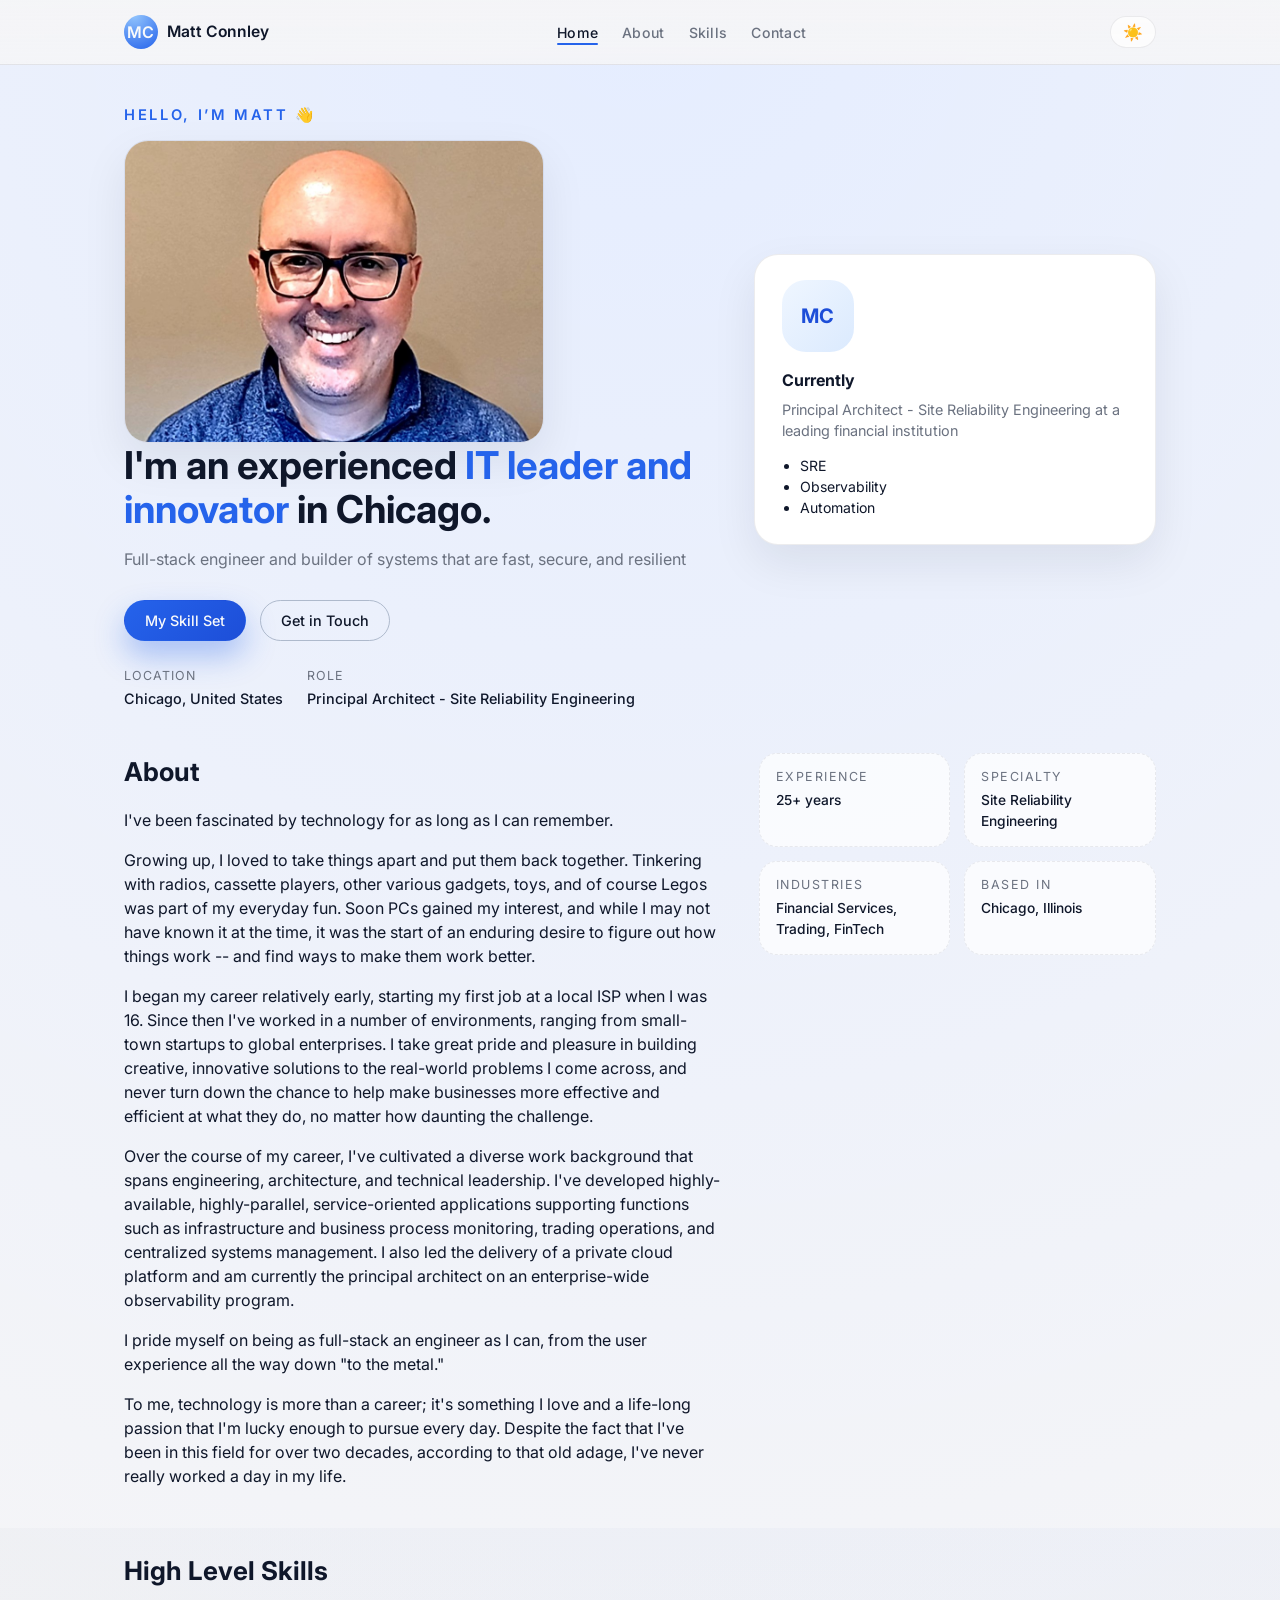
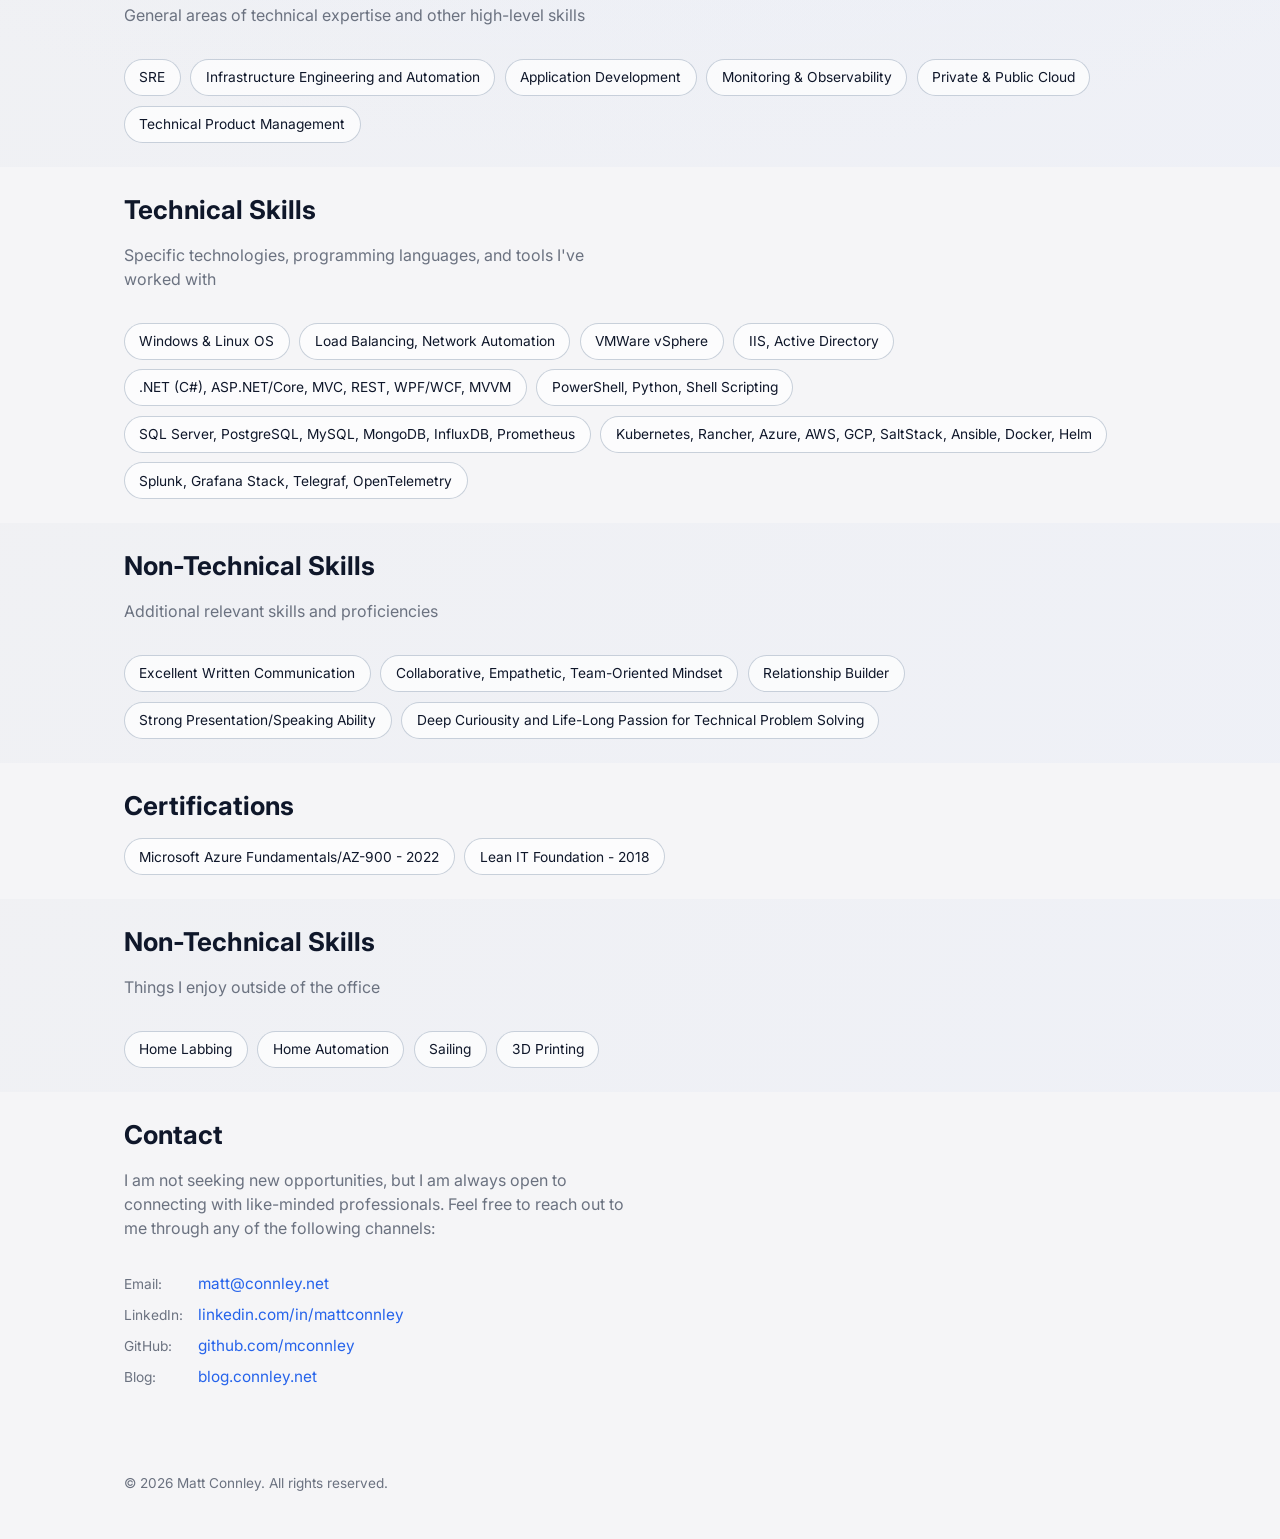
<file: public/index.html>
<!DOCTYPE html>
<html lang="en">
<head>
  <meta charset="UTF-8" />
  <meta name="viewport" content="width=device-width, initial-scale=1" />
  <title>Matt Connley • Personal Landing Page</title>
  <meta name="description" content="Personal landing page for Matt Connley" />

  <!-- Google Font -->
  <link rel="preconnect" href="https://fonts.googleapis.com" />
  <link rel="preconnect" href="https://fonts.gstatic.com" crossorigin />
  <link href="https://fonts.googleapis.com/css2?family=Inter:wght@300;400;500;600;700&display=swap" rel="stylesheet" />

  <link rel="stylesheet" href="styles.css" />
</head>
<body>
  <header class="site-header">
    <div class="container header-inner">
      <div class="logo">
        <span class="logo-mark">MC</span>
        <span class="logo-text">Matt Connley</span>
      </div>

      <nav class="main-nav" id="mainNav">
        <button class="nav-toggle" id="navToggle" aria-label="Toggle navigation">
          <span></span>
          <span></span>
        </button>
        <ul class="nav-links">
          <li><a href="#hero" class="nav-link active">Home</a></li>
          <li><a href="#about" class="nav-link">About</a></li>
          <li><a href="#skills" class="nav-link">Skills</a></li>
          <li><a href="#contact" class="nav-link">Contact</a></li>
        </ul>
      </nav>

      <button class="theme-toggle" id="themeToggle" aria-label="Toggle dark mode">
        <span class="theme-icon">☀️</span>
      </button>
    </div>
  </header>

  <main>
    <section id="hero" class="section hero" highlightmenu="yes">
      <div class="container hero-inner">
        <div class="hero-text">
          <p class="hero-kicker">Hello, I’m Matt 👋</p>
          <div class="hero-image">
              <img src="profile-image.jpg" alt="Profile Photo" />
          </div>
          <h1 class="hero-title">
            I'm an experienced <span class="accent">IT leader and innovator</span> in Chicago.
          </h1>
          <p class="hero-subtitle">
            Full-stack engineer and builder of systems that are fast, secure, and resilient
          </p>
          <div class="hero-actions">
            <a href="#hlskills" class="btn primary">My Skill Set</a>
            <a href="#contact" class="btn secondary">Get in Touch</a>
            <!-- <a href="files/matthew-connley-resume.pdf" class="btn secondary" download target="_blank" rel="noopener">Download Résumé</a> -->
          </div>
          <div class="hero-meta">
            <div class="meta-item">
              <span class="meta-label">Location</span>
              <span class="meta-value">Chicago, United States</span>
            </div>
            <div class="meta-item">
              <span class="meta-label">Role</span>
              <span class="meta-value">Principal Architect - Site Reliability Engineering</span>
            </div>
          </div>
        </div>

        <div class="hero-card">
          <div class="avatar-placeholder">
            <span>MC</span>
          </div>
          <div class="hero-card-body">
            <h2>Currently</h2>
            <p>
              Principal Architect - Site Reliability Engineering at a leading financial institution
            </p>
            <ul class="hero-card-list">
              <li>SRE</li>
              <li>Observability</li>
              <li>Automation</li>
            </ul>
          </div>
        </div>
      </div>
    </section>
    <!-- About -->
    <section id="about" class="section" highlightmenu="yes">
      <div class="container two-col">
        <div>
          <h2 class="section-title">About</h2>
          <p>I've been fascinated by technology for as long as I can remember.</p>
          <p>Growing up, I loved to take things apart and put them back together. Tinkering with radios, cassette players, other various gadgets, toys, and of course Legos was part of my everyday fun. Soon PCs gained my interest, and while I may not have known it at the time, it was the start of an enduring desire to figure out how things work -- and find ways to make them work better.</p>
          <p>I began my career relatively early, starting my first job at a local ISP when I was 16. Since then I've worked in a number of environments, ranging from small-town startups to global enterprises. I take great pride and pleasure in building creative, innovative solutions to the real-world problems I come across, and never turn down the chance to help make businesses more effective and efficient at what they do, no matter how daunting the challenge.</p>
          <p>Over the course of my career, I've cultivated a diverse work background that spans engineering, architecture, and technical leadership. I've developed highly-available, highly-parallel, service-oriented applications supporting functions such as infrastructure and business process monitoring, trading operations, and centralized systems management. I also led the delivery of a private cloud platform and am currently the principal architect on an enterprise-wide observability program.</p>
          <p>I pride myself on being as full-stack an engineer as I can, from the user experience all the way down "to the metal."</p>
          <p> To me, technology is more than a career; it's something I love and a life-long passion that I'm lucky enough to pursue every day. Despite the fact that I've been in this field for over two decades, according to that old adage, I've never really worked a day in my life.</p>
        </div>
        <div class="info-grid">
          <div class="info-item">
            <span class="info-label">Experience</span>
            <span class="info-value">25+ years</span>
          </div>
          <div class="info-item">
            <span class="info-label">Specialty</span>
            <span class="info-value">Site Reliability Engineering</span>
          </div>
          <div class="info-item">
            <span class="info-label">Industries</span>
            <span class="info-value">Financial Services, Trading, FinTech</span>
          </div>
          <div class="info-item">
            <span class="info-label">Based in</span>
            <span class="info-value">Chicago, Illinois</span>
          </div>
        </div>
      </div>
    </section>
    <!-- Skills -->
    <section id="skills" highlightmenu="yes">
      <section id="hlskills" class="section section-alt">
        <div class="container">
          <h2 class="section-title">High Level Skills</h2>
          <p class="section-intro">
            General areas of technical expertise and other high-level skills
          </p>
          <div class="chips-grid">
            <span class="chip">SRE</span>
            <span class="chip">Infrastructure Engineering and Automation</span>
            <span class="chip">Application Development</span>
            <span class="chip">Monitoring & Observability</span>
            <span class="chip">Private & Public Cloud</span>
            <span class="chip">Technical Product Management</span>
          </div>
        </div>
      </section>
      <section id="techskills" class="section section">
        <div class="container">
          <h2 class="section-title">Technical Skills</h2>
          <p class="section-intro">
            Specific technologies, programming languages, and tools I've worked with
          </p>
          <div class="chips-grid">
            <span class="chip">Windows & Linux OS</span>
            <span class="chip">Load Balancing, Network Automation</span>
            <span class="chip">VMWare vSphere</span>
            <span class="chip">IIS, Active Directory</span>
            <span class="chip">.NET (C#), ASP.NET/Core, MVC, REST, WPF/WCF, MVVM</span>
            <span class="chip">PowerShell, Python, Shell Scripting</span>
            <span class="chip">SQL Server, PostgreSQL, MySQL, MongoDB, InfluxDB, Prometheus</span>
            <span class="chip">Kubernetes, Rancher, Azure, AWS, GCP, SaltStack, Ansible, Docker, Helm</span>
            <span class="chip">Splunk, Grafana Stack, Telegraf, OpenTelemetry</span>
          </div>
        </div>
      </section>
      <section id="ntskills" class="section section-alt">
        <div class="container">
          <h2 class="section-title">Non-Technical Skills</h2>
          <p class="section-intro">
            Additional relevant skills and proficiencies
          </p>
          <div class="chips-grid">
            <span class="chip">Excellent Written Communication</span>
            <span class="chip">Collaborative, Empathetic, Team-Oriented Mindset</span>
            <span class="chip">Relationship Builder</span>
            <span class="chip">Strong Presentation/Speaking Ability</span>
            <span class="chip">Deep Curiousity and Life-Long Passion for Technical Problem Solving</span>
          </div>
        </div>
      </section>
      <section id="certs" class="section section">
        <div class="container">
          <h2 class="section-title">Certifications</h2>
          <div class="chips-grid">
            <span class="chip">Microsoft Azure Fundamentals/AZ-900 - 2022</span>
            <span class="chip">Lean IT Foundation - 2018</span>
          </div>
        </div>
      </section>
      <section id="interests" class="section section-alt">
        <div class="container">
          <h2 class="section-title">Non-Technical Skills</h2>
          <p class="section-intro">
            Things I enjoy outside of the office
          </p>
          <div class="chips-grid">
            <span class="chip">Home Labbing</span>
            <span class="chip">Home Automation</span>
            <span class="chip">Sailing</span>
            <span class="chip">3D Printing</span>          
          </div>
        </div>
      </section>
    </section>

    <!-- Contact -->
    <section id="contact" class="section section" highlightmenu="yes">
      <div class="container contact-inner">
        <div>
          <h2 class="section-title">Contact</h2>
          <p class="section-intro">
            I am not seeking new opportunities, but I am always open to connecting with like-minded professionals. 
            Feel free to reach out to me through any of the following channels:
          </p>
          <ul class="contact-list">
            <li><span>Email:</span> <a href="mailto:matt@connley.net">matt@connley.net</a></li>
            <li><span>LinkedIn:</span> <a href="https://www.linkedin.com/in/mattconnley/" target="_blank" rel="noopener">linkedin.com/in/mattconnley</a></li>
            <li><span>GitHub:</span> <a href="https://www.github.com/mconnley/" target="_blank" rel="noopener">github.com/mconnley</a></li>
            <li><span>Blog:</span> <a href="https://blog.connley.net/" target="_blank" rel="noopener">blog.connley.net</a></li>
          </ul>
        </div>
      </div>
    </section>
  </main>

  <footer class="site-footer">
    <div class="container footer-inner">
      <p>© <span id="year"></span> Matt Connley. All rights reserved.</p>
    </div>
  </footer>

  <script src="script.js"></script>
</body>
</html>
</file>
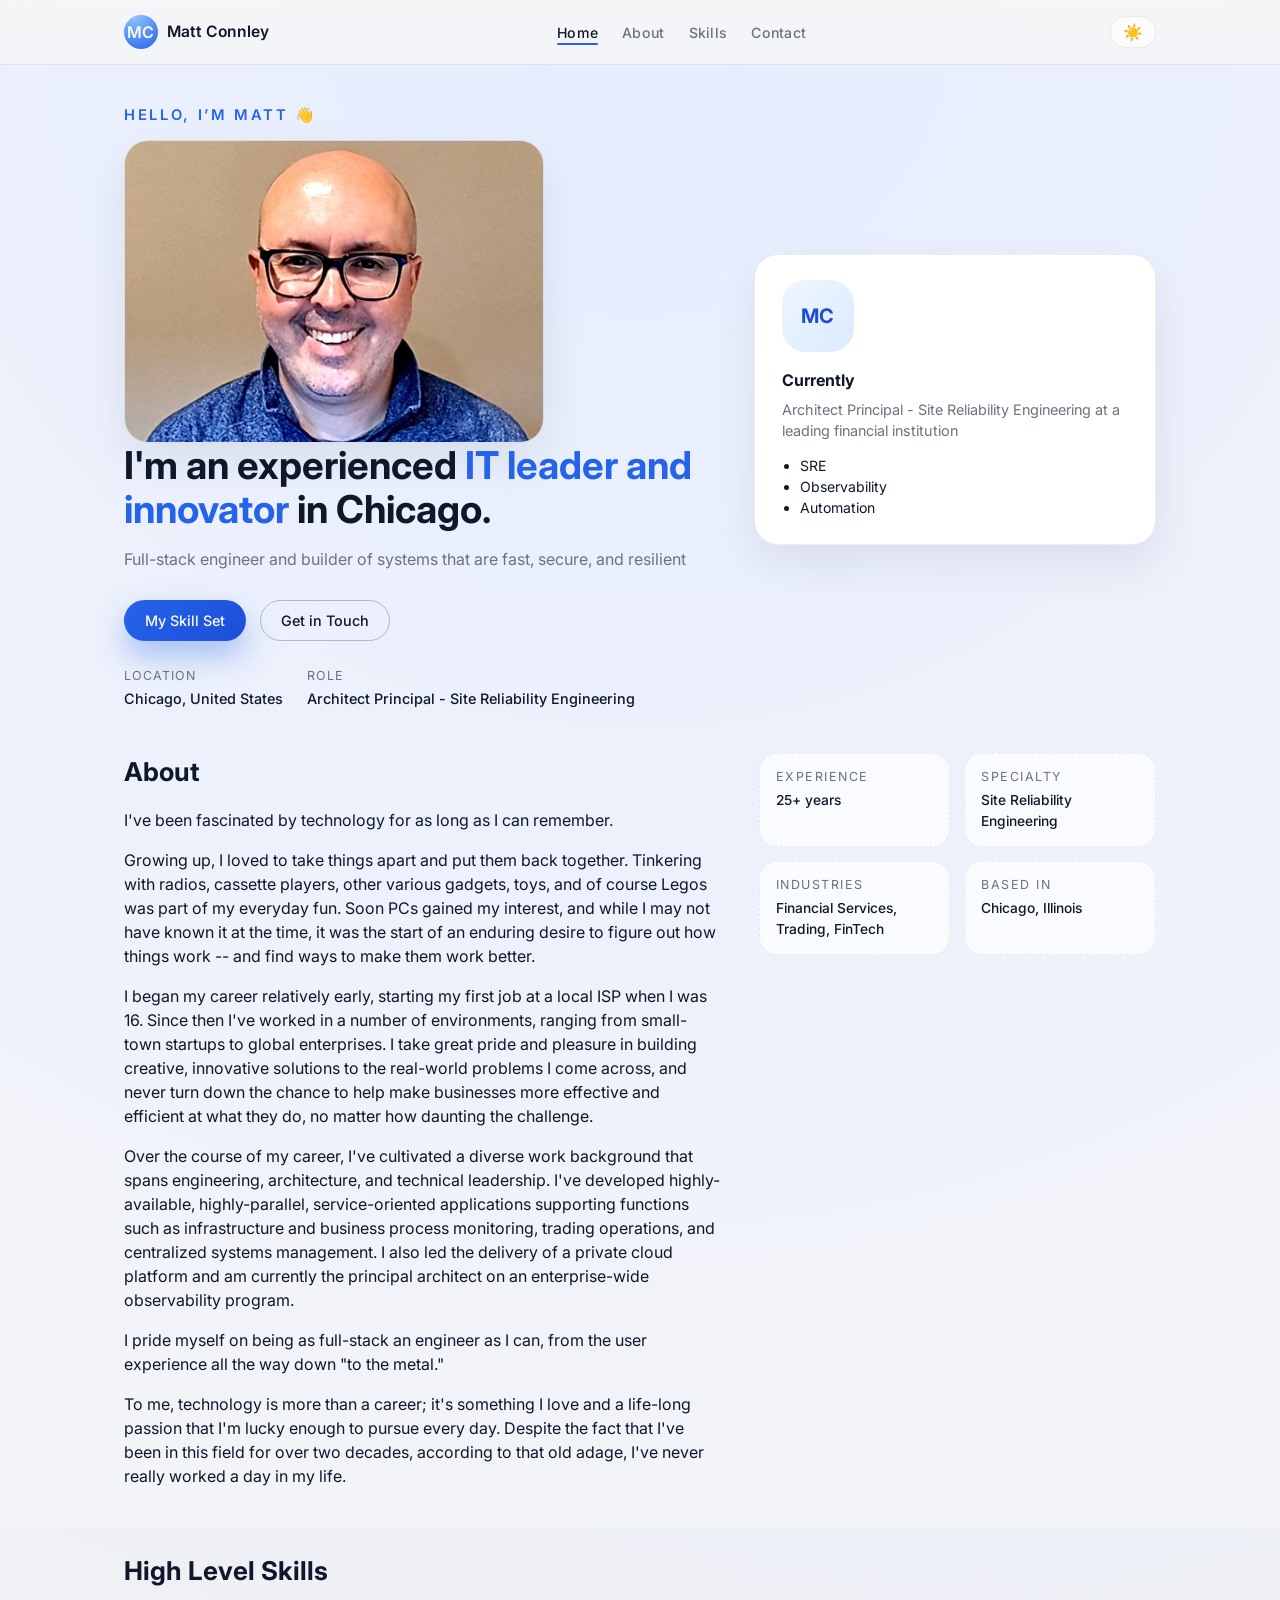
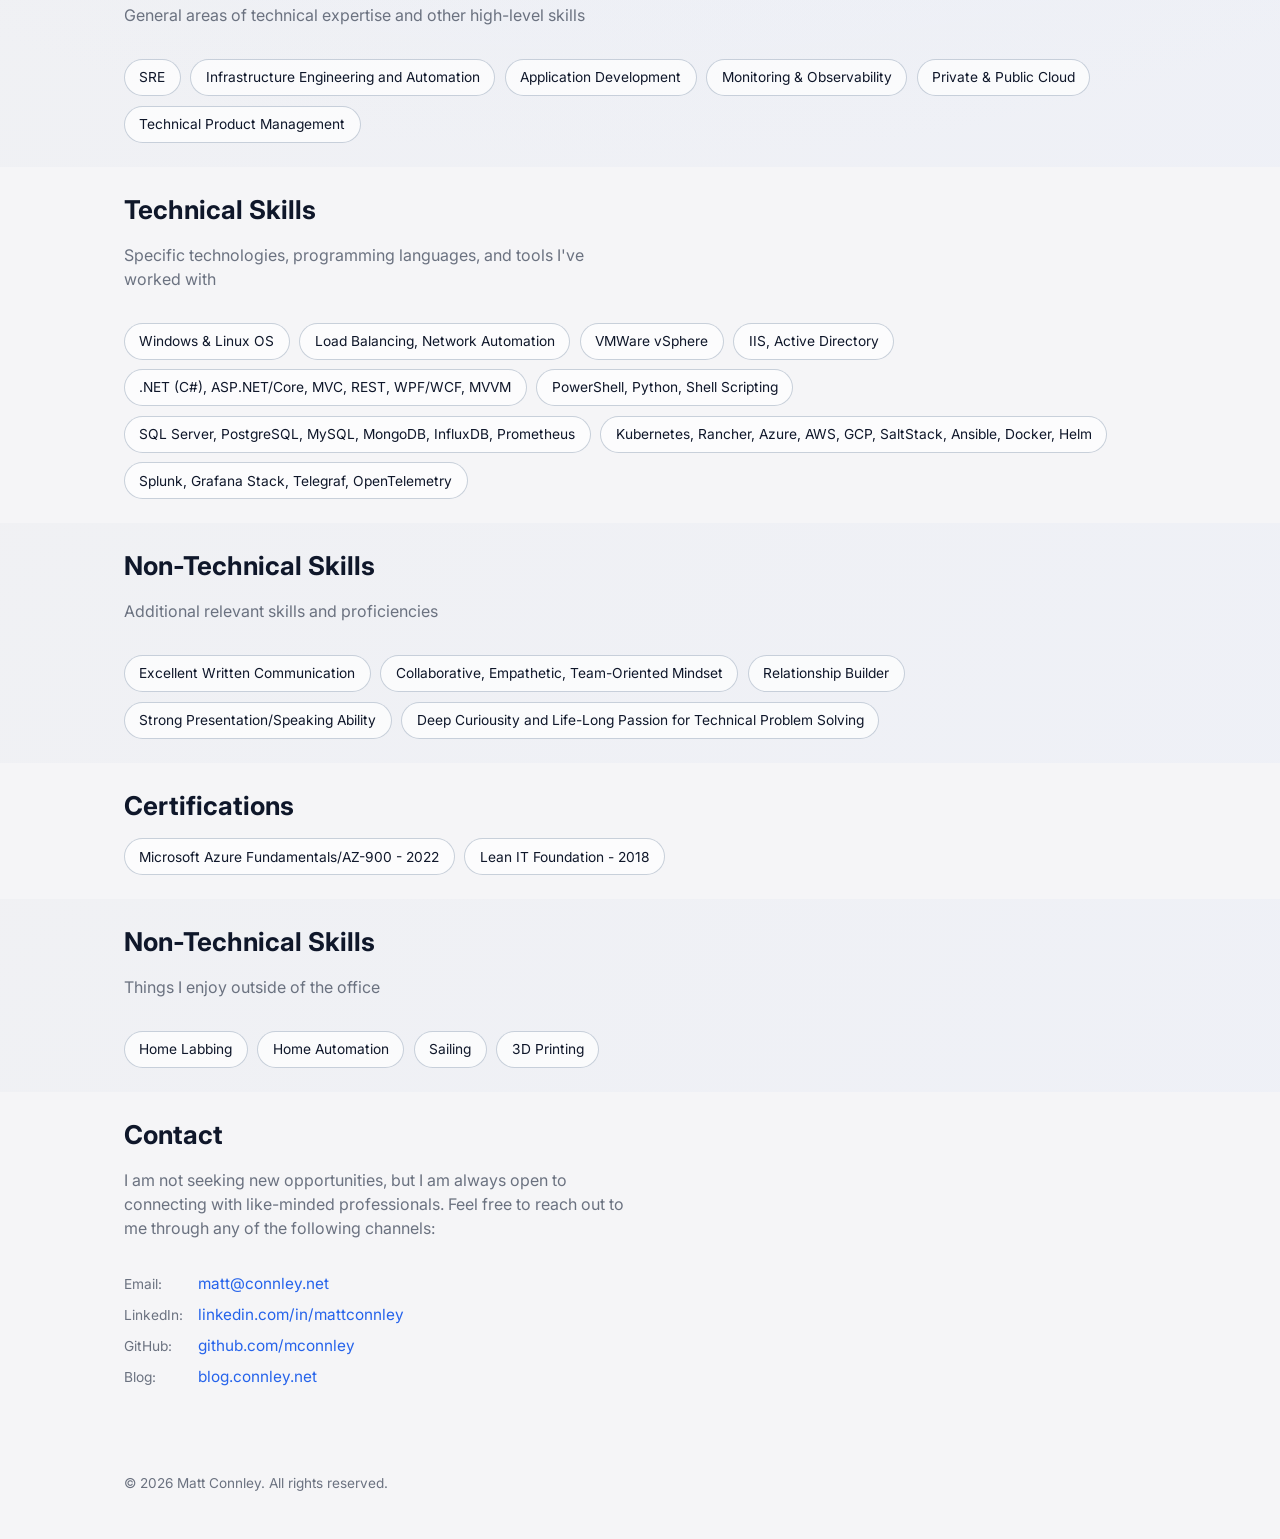
<file: test/public/index.html>
<!DOCTYPE html>
<html lang="en">
<head>
  <meta charset="UTF-8" />
  <meta name="viewport" content="width=device-width, initial-scale=1" />
  <title>Matt Connley • Personal Landing Page</title>
  <meta name="description" content="Personal landing page for Matt Connley" />

  <!-- Google Font -->
  <link rel="preconnect" href="https://fonts.googleapis.com" />
  <link rel="preconnect" href="https://fonts.gstatic.com" crossorigin />
  <link href="https://fonts.googleapis.com/css2?family=Inter:wght@300;400;500;600;700&display=swap" rel="stylesheet" />

  <link rel="stylesheet" href="styles.css" />
</head>
<body>
  <header class="site-header">
    <div class="container header-inner">
      <div class="logo">
        <span class="logo-mark">MC</span>
        <span class="logo-text">Matt Connley</span>
      </div>

      <nav class="main-nav" id="mainNav">
        <button class="nav-toggle" id="navToggle" aria-label="Toggle navigation">
          <span></span>
          <span></span>
        </button>
        <ul class="nav-links">
          <li><a href="#hero" class="nav-link active">Home</a></li>
          <li><a href="#about" class="nav-link">About</a></li>
          <li><a href="#skills" class="nav-link">Skills</a></li>
          <li><a href="#contact" class="nav-link">Contact</a></li>
        </ul>
      </nav>

      <button class="theme-toggle" id="themeToggle" aria-label="Toggle dark mode">
        <span class="theme-icon">☀️</span>
      </button>
    </div>
  </header>

  <main>
    <section id="hero" class="section hero" highlightmenu="yes">
      <div class="container hero-inner">
        <div class="hero-text">
          <p class="hero-kicker">Hello, I’m Matt 👋</p>
          <div class="hero-image">
              <img src="profile-image.jpg" alt="Profile Photo" />
          </div>
          <h1 class="hero-title">
            I'm an experienced <span class="accent">IT leader and innovator</span> in Chicago.
          </h1>
          <p class="hero-subtitle">
            Full-stack engineer and builder of systems that are fast, secure, and resilient
          </p>
          <div class="hero-actions">
            <a href="#hlskills" class="btn primary">My Skill Set</a>
            <a href="#contact" class="btn secondary">Get in Touch</a>
            <!-- <a href="files/matthew-connley-resume.pdf" class="btn secondary" download target="_blank" rel="noopener">Download Résumé</a> -->
          </div>
          <div class="hero-meta">
            <div class="meta-item">
              <span class="meta-label">Location</span>
              <span class="meta-value">Chicago, United States</span>
            </div>
            <div class="meta-item">
              <span class="meta-label">Role</span>
              <span class="meta-value">Architect Principal - Site Reliability Engineering</span>
            </div>
          </div>
        </div>

        <div class="hero-card">
          <div class="avatar-placeholder">
            <span>MC</span>
          </div>
          <div class="hero-card-body">
            <h2>Currently</h2>
            <p>
              Architect Principal - Site Reliability Engineering at a leading financial institution
            </p>
            <ul class="hero-card-list">
              <li>SRE</li>
              <li>Observability</li>
              <li>Automation</li>
            </ul>
          </div>
        </div>
      </div>
    </section>
    <!-- About -->
    <section id="about" class="section" highlightmenu="yes">
      <div class="container two-col">
        <div>
          <h2 class="section-title">About</h2>
          <p>I've been fascinated by technology for as long as I can remember.</p>
          <p>Growing up, I loved to take things apart and put them back together. Tinkering with radios, cassette players, other various gadgets, toys, and of course Legos was part of my everyday fun. Soon PCs gained my interest, and while I may not have known it at the time, it was the start of an enduring desire to figure out how things work -- and find ways to make them work better.</p>
          <p>I began my career relatively early, starting my first job at a local ISP when I was 16. Since then I've worked in a number of environments, ranging from small-town startups to global enterprises. I take great pride and pleasure in building creative, innovative solutions to the real-world problems I come across, and never turn down the chance to help make businesses more effective and efficient at what they do, no matter how daunting the challenge.</p>
          <p>Over the course of my career, I've cultivated a diverse work background that spans engineering, architecture, and technical leadership. I've developed highly-available, highly-parallel, service-oriented applications supporting functions such as infrastructure and business process monitoring, trading operations, and centralized systems management. I also led the delivery of a private cloud platform and am currently the principal architect on an enterprise-wide observability program.</p>
          <p>I pride myself on being as full-stack an engineer as I can, from the user experience all the way down "to the metal."</p>
          <p> To me, technology is more than a career; it's something I love and a life-long passion that I'm lucky enough to pursue every day. Despite the fact that I've been in this field for over two decades, according to that old adage, I've never really worked a day in my life.</p>
        </div>
        <div class="info-grid">
          <div class="info-item">
            <span class="info-label">Experience</span>
            <span class="info-value">25+ years</span>
          </div>
          <div class="info-item">
            <span class="info-label">Specialty</span>
            <span class="info-value">Site Reliability Engineering</span>
          </div>
          <div class="info-item">
            <span class="info-label">Industries</span>
            <span class="info-value">Financial Services, Trading, FinTech</span>
          </div>
          <div class="info-item">
            <span class="info-label">Based in</span>
            <span class="info-value">Chicago, Illinois</span>
          </div>
        </div>
      </div>
    </section>
    <!-- Skills -->
    <section id="skills" highlightmenu="yes">
      <section id="hlskills" class="section section-alt">
        <div class="container">
          <h2 class="section-title">High Level Skills</h2>
          <p class="section-intro">
            General areas of technical expertise and other high-level skills
          </p>
          <div class="chips-grid">
            <span class="chip">SRE</span>
            <span class="chip">Infrastructure Engineering and Automation</span>
            <span class="chip">Application Development</span>
            <span class="chip">Monitoring & Observability</span>
            <span class="chip">Private & Public Cloud</span>
            <span class="chip">Technical Product Management</span>
          </div>
        </div>
      </section>
      <section id="techskills" class="section section">
        <div class="container">
          <h2 class="section-title">Technical Skills</h2>
          <p class="section-intro">
            Specific technologies, programming languages, and tools I've worked with
          </p>
          <div class="chips-grid">
            <span class="chip">Windows & Linux OS</span>
            <span class="chip">Load Balancing, Network Automation</span>
            <span class="chip">VMWare vSphere</span>
            <span class="chip">IIS, Active Directory</span>
            <span class="chip">.NET (C#), ASP.NET/Core, MVC, REST, WPF/WCF, MVVM</span>
            <span class="chip">PowerShell, Python, Shell Scripting</span>
            <span class="chip">SQL Server, PostgreSQL, MySQL, MongoDB, InfluxDB, Prometheus</span>
            <span class="chip">Kubernetes, Rancher, Azure, AWS, GCP, SaltStack, Ansible, Docker, Helm</span>
            <span class="chip">Splunk, Grafana Stack, Telegraf, OpenTelemetry</span>
          </div>
        </div>
      </section>
      <section id="ntskills" class="section section-alt">
        <div class="container">
          <h2 class="section-title">Non-Technical Skills</h2>
          <p class="section-intro">
            Additional relevant skills and proficiencies
          </p>
          <div class="chips-grid">
            <span class="chip">Excellent Written Communication</span>
            <span class="chip">Collaborative, Empathetic, Team-Oriented Mindset</span>
            <span class="chip">Relationship Builder</span>
            <span class="chip">Strong Presentation/Speaking Ability</span>
            <span class="chip">Deep Curiousity and Life-Long Passion for Technical Problem Solving</span>
          </div>
        </div>
      </section>
      <section id="certs" class="section section">
        <div class="container">
          <h2 class="section-title">Certifications</h2>
          <div class="chips-grid">
            <span class="chip">Microsoft Azure Fundamentals/AZ-900 - 2022</span>
            <span class="chip">Lean IT Foundation - 2018</span>
          </div>
        </div>
      </section>
      <section id="interests" class="section section-alt">
        <div class="container">
          <h2 class="section-title">Non-Technical Skills</h2>
          <p class="section-intro">
            Things I enjoy outside of the office
          </p>
          <div class="chips-grid">
            <span class="chip">Home Labbing</span>
            <span class="chip">Home Automation</span>
            <span class="chip">Sailing</span>
            <span class="chip">3D Printing</span>          
          </div>
        </div>
      </section>
    </section>

    <!-- Contact -->
    <section id="contact" class="section section" highlightmenu="yes">
      <div class="container contact-inner">
        <div>
          <h2 class="section-title">Contact</h2>
          <p class="section-intro">
            I am not seeking new opportunities, but I am always open to connecting with like-minded professionals. 
            Feel free to reach out to me through any of the following channels:
          </p>
          <ul class="contact-list">
            <li><span>Email:</span> <a href="mailto:matt@connley.net">matt@connley.net</a></li>
            <li><span>LinkedIn:</span> <a href="https://www.linkedin.com/in/mattconnley/" target="_blank" rel="noopener">linkedin.com/in/mattconnley</a></li>
            <li><span>GitHub:</span> <a href="https://www.github.com/mconnley/" target="_blank" rel="noopener">github.com/mconnley</a></li>
            <li><span>Blog:</span> <a href="https://blog.connley.net/" target="_blank" rel="noopener">blog.connley.net</a></li>
          </ul>
        </div>
      </div>
    </section>
  </main>

  <footer class="site-footer">
    <div class="container footer-inner">
      <p>© <span id="year"></span> Matt Connley. All rights reserved.</p>
    </div>
  </footer>

  <script src="script.js"></script>
</body>
</html>
</file>
<file: public/styles.css>
:root {
  --bg: #f5f5f7;
  --bg-alt: #ffffff;
  --bg-elevated: #ffffff;
  --border-subtle: rgba(15, 23, 42, 0.08);
  --text-main: #0f172a;
  --text-muted: #6b7280;
  --accent: #2563eb;
  --accent-soft: rgba(37, 99, 235, 0.08);
  --shadow-soft: 0 18px 45px rgba(15, 23, 42, 0.08);
  --radius-lg: 18px;
  --radius-full: 999px;
  --transition-fast: 0.18s ease-out;
}

[data-theme="dark"] {
  --bg: #020617;                 /* page background */
  --bg-alt: #020617;
  --bg-elevated: #020617;        /* cards / surfaces */
  --border-subtle: rgba(51, 65, 85, 0.9);
  --text-main: #e5e7eb;          /* main text */
  --text-muted: #9ca3af;         /* secondary text */
  --accent: #60a5fa;             /* primary blue */
  --accent-soft: rgba(37, 99, 235, 0.22);
  --shadow-soft: 0 24px 60px rgba(0, 0, 0, 0.9);
}

/* Global reset-ish */
*,
*::before,
*::after {
  box-sizing: border-box;
}

html,
body {
  margin: 0;
  padding: 0;
}

body {
  font-family: "Inter", system-ui, -apple-system, BlinkMacSystemFont, "Segoe UI",
    sans-serif;
  background: radial-gradient(circle at top, #e5edff 0, transparent 55%),
    var(--bg);
  color: var(--text-main);
  line-height: 1.5;
  -webkit-font-smoothing: antialiased;
}

/* Layout helpers */
.container {
  width: 100%;
  max-width: 1080px;
  margin: 0 auto;
  padding: 0 1.5rem;
}

.section {
  padding: 1.5rem 0;
}

.section-alt {
  background: linear-gradient(
    135deg,
    rgba(148, 163, 184, 0.05),
    rgba(37, 99, 235, 0.03)
  );
}

/* Header */
.site-header {
  position: sticky;
  top: 0;
  z-index: 40;
  backdrop-filter: blur(18px);
  background: linear-gradient(
      to bottom,
      rgba(245, 245, 247, 0.95),
      rgba(245, 245, 247, 0.88)
    )
    border-box;
  border-bottom: 1px solid var(--border-subtle);
}

[data-theme="dark"] .site-header {
  background: linear-gradient(
      to bottom,
      rgba(2, 6, 23, 0.92),
      rgba(2, 6, 23, 0.88)
    )
    border-box;
}

.header-inner {
  display: flex;
  align-items: center;
  justify-content: space-between;
  min-height: 64px;
}

/* Logo */
.logo {
  display: flex;
  align-items: center;
  gap: 0.6rem;
  font-weight: 600;
  font-size: 0.98rem;
}

.logo-mark {
  display: inline-flex;
  align-items: center;
  justify-content: center;
  width: 2.1rem;
  height: 2.1rem;
  border-radius: var(--radius-full);
  background: radial-gradient(circle at 30% 0, #93c5fd, #2563eb);
  color: #f9fafb;
  font-size: 1rem;
}

/* Nav */
.main-nav {
  display: flex;
  align-items: center;
}

.nav-links {
  display: flex;
  align-items: center;
  gap: 1.5rem;
  list-style: none;
  margin: 0;
  padding: 0;
}

.nav-link {
  text-decoration: none;
  color: var(--text-muted);
  font-size: 0.88rem;
  font-weight: 500;
  letter-spacing: 0.02em;
  position: relative;
  padding-bottom: 0.25rem;
}

.nav-link::after {
  content: "";
  position: absolute;
  left: 0;
  bottom: 0;
  height: 2px;
  width: 0;
  border-radius: 999px;
  background: var(--accent);
  transition: width var(--transition-fast);
}

.nav-link:hover {
  color: var(--text-main);
}

.nav-link.active {
  color: var(--text-main);
}

.nav-link.active::after {
  width: 100%;
}

/* Nav toggle (mobile) */
.nav-toggle {
  display: none;
  border: none;
  background: none;
  padding: 0;
  margin-right: 0.5rem;
  cursor: pointer;
}

.nav-toggle span {
  display: block;
  width: 20px;
  height: 2px;
  background: var(--text-main);
  margin: 4px 0;
  transition: transform var(--transition-fast), opacity var(--transition-fast);
}

/* Theme toggle */
.theme-toggle {
  border-radius: 999px;
  border: 1px solid var(--border-subtle);
  background: rgba(255, 255, 255, 0.7);
  padding: 0.35rem 0.75rem;
  font-size: 0.85rem;
  cursor: pointer;
  margin-left: 1rem;
  display: flex;
  align-items: center;
  gap: 0.35rem;
}

[data-theme="dark"] .theme-toggle {
  background: rgba(15, 23, 42, 0.85);
}

.theme-icon {
  font-size: 1rem;
}

/* Hero */
.hero {
  padding: 1.5rem 0 1.2rem;
}

.hero-inner {
  display: grid;
  grid-template-columns: minmax(0, 1.6fr) minmax(0, 1.1fr);
  gap: 2.8rem;
  align-items: center;
}

.hero-kicker {
  font-size: 0.92rem;
  text-transform: uppercase;
  letter-spacing: 0.18em;
  color: var(--accent);
  font-weight: 600;
  margin-bottom: 0.9rem;
}

.hero-title {
  font-size: clamp(2.1rem, 3vw, 2.8rem);
  line-height: 1.15;
  margin: 0 0 1rem;
}

.hero-subtitle {
  color: var(--text-muted);
  max-width: 36rem;
  margin-bottom: 1.8rem;
}

.accent {
  color: var(--accent);
}

.hero-actions {
  display: flex;
  flex-wrap: wrap;
  gap: 0.85rem;
  margin-bottom: 1.6rem;
}

.hero-meta {
  display: flex;
  flex-wrap: wrap;
  gap: 1.5rem;
  font-size: 0.9rem;
}

.meta-item {
  display: flex;
  flex-direction: column;
  gap: 0.15rem;
}

.meta-label {
  color: var(--text-muted);
  font-size: 0.78rem;
  letter-spacing: 0.08em;
  text-transform: uppercase;
}

.meta-value {
  font-weight: 500;
}

/* Hero card */
.hero-card {
  background: var(--bg-elevated);
  border-radius: 24px;
  padding: 1.6rem 1.7rem;
  box-shadow: var(--shadow-soft);
  border: 1px solid var(--border-subtle);
}

.avatar-placeholder {
  width: 72px;
  height: 72px;
  border-radius: 24px;
  background: linear-gradient(135deg, #eff6ff, #dbeafe);
  display: flex;
  align-items: center;
  justify-content: center;
  font-weight: 700;
  font-size: 1.25rem;
  color: #1d4ed8;
  margin-bottom: 1rem;
}

[data-theme="dark"] .avatar-placeholder {
  background: linear-gradient(135deg, #1d283a, #111827);
  color: #bfdbfe;
}

.hero-card-body h2 {
  font-size: 1rem;
  margin: 0 0 0.4rem;
}

.hero-card-body p {
  margin: 0 0 0.8rem;
  color: var(--text-muted);
  font-size: 0.9rem;
}

.hero-card-list {
  margin: 0;
  padding-left: 1.1rem;
  color: var(--text-main);
  font-size: 0.88rem;
}

/* Section titles */
.section-title {
  font-size: 1.62rem;
  margin: 0 0 0.8rem;
}

.section-intro {
  color: var(--text-muted);
  max-width: 32rem;
  margin: 0 0 2rem;
}

/* Two-column layout */
.two-col {
  display: grid;
  grid-template-columns: minmax(0, 1.8fr) minmax(0, 1.2fr);
  gap: 2.4rem;
  align-items: flex-start;
}

/* Info grid */
.info-grid {
  display: grid;
  grid-template-columns: repeat(auto-fit, minmax(140px, 1fr));
  gap: 0.9rem;
}

.info-item {
  padding: 0.9rem 1rem;
  border-radius: var(--radius-lg);
  border: 1px dashed var(--border-subtle);
  background: rgba(255, 255, 255, 0.7);
  font-size: 0.86rem;
}

[data-theme="dark"] .info-item {
  background: rgba(15, 23, 42, 0.85);
}

.info-label {
  display: block;
  font-size: 0.78rem;
  text-transform: uppercase;
  letter-spacing: 0.12em;
  color: var(--text-muted);
  margin-bottom: 0.2rem;
}

.info-value {
  font-weight: 500;
}

/* Chips */
.chips-grid {
  display: flex;
  flex-wrap: wrap;
  gap: 0.6rem;
}

.chip {
  font-size: 0.86rem;
  padding: 0.45rem 0.9rem;
  border-radius: var(--radius-full);
  border: 1px solid rgba(148, 163, 184, 0.5);
  background: rgba(255, 255, 255, 0.7);
}

[data-theme="dark"] .chip {
  background: rgba(15, 23, 42, 0.85);
}

/* Cards */
.cards-grid {
  display: grid;
  grid-template-columns: repeat(auto-fit, minmax(260px, 1fr));
  gap: 1.6rem;
}

.card {
  background: rgba(255, 255, 255, 0.92);
  border-radius: 20px;
  padding: 1.4rem 1.4rem 1.2rem;
  border: 1px solid rgba(148, 163, 184, 0.35);
  position: relative;
  overflow: hidden;
  display: flex;
  flex-direction: column;
  gap: 0.4rem;
}

[data-theme="dark"] .card {
  background: radial-gradient(circle at top, #020617, #020617);
  border-color: rgba(51, 65, 85, 0.9);
}

.card-badge {
  position: absolute;
  top: 1.1rem;
  right: 1.1rem;
  font-size: 0.72rem;
  text-transform: uppercase;
  letter-spacing: 0.18em;
  padding: 0.25rem 0.7rem;
  border-radius: 999px;
  background: var(--accent-soft);
  color: var(--accent);
}

.card-title {
  font-size: 1.05rem;
  margin: 0 0 0.3rem;
}

.card-text {
  margin: 0 0 0.6rem;
  color: var(--text-muted);
  font-size: 0.9rem;
}

.card-tags {
  list-style: none;
  display: flex;
  flex-wrap: wrap;
  gap: 0.4rem;
  padding: 0;
  margin: 0 0 0.9rem;
}

.card-tags li {
  font-size: 0.78rem;
  padding: 0.28rem 0.7rem;
  border-radius: 999px;
  background: rgba(148, 163, 184, 0.15);
}

[data-theme="dark"] .card-tags li {
  background: rgba(30, 64, 175, 0.6);
}

.card-footer {
  margin-top: auto;
}

.card-link {
  font-size: 0.86rem;
  text-decoration: none;
  color: var(--accent);
  font-weight: 500;
}

/* Contact */
.contact-inner {
  display: grid;
  grid-template-columns: minmax(0, 1.3fr) minmax(0, 1.1fr);
  gap: 2.4rem;
  align-items: flex-start;
}

.contact-list {
  list-style: none;
  padding: 0;
  margin: 1rem 0 0;
  font-size: 0.96rem;
}

.contact-list li {
  margin-bottom: 0.5rem;
}

.contact-list span {
  display: inline-block;
  width: 70px;
  color: var(--text-muted);
  font-size: 0.86rem;
}

.contact-list a {
  color: var(--accent);
  text-decoration: none;
}

/* Contact form */
.contact-form {
  background: var(--bg-elevated);
  border-radius: 20px;
  padding: 1.4rem 1.5rem;
  border: 1px solid var(--border-subtle);
  box-shadow: var(--shadow-soft);
}

.form-row {
  display: flex;
  flex-direction: column;
  gap: 0.25rem;
  margin-bottom: 0.9rem;
}

.form-row label {
  font-size: 0.86rem;
  color: var(--text-muted);
}

.form-row input,
.form-row textarea {
  border-radius: 12px;
  border: 1px solid rgba(148, 163, 184, 0.7);
  padding: 0.55rem 0.75rem;
  font-size: 0.9rem;
  font-family: inherit;
  background: rgba(255, 255, 255, 0.96);
  color: var(--text-main);
}

[data-theme="dark"] .form-row input,
[data-theme="dark"] .form-row textarea {
  background: rgba(15, 23, 42, 0.9);
  border-color: rgba(55, 65, 81, 1);
  color: var(--text-main);
}

.form-row input:focus,
.form-row textarea:focus {
  outline: 2px solid var(--accent-soft);
  border-color: var(--accent);
}

/* Buttons */
.btn {
  border-radius: 999px;
  padding: 0.55rem 1.25rem;
  border: 1px solid transparent;
  font-size: 0.9rem;
  font-weight: 500;
  display: inline-flex;
  align-items: center;
  justify-content: center;
  gap: 0.35rem;
  cursor: pointer;
  text-decoration: none;
  transition: background var(--transition-fast), color var(--transition-fast),
    border-color var(--transition-fast), transform var(--transition-fast),
    box-shadow var(--transition-fast);
}

.btn.primary {
  background: linear-gradient(135deg, #2563eb, #1d4ed8);
  color: #f9fafb;
  box-shadow: 0 15px 30px rgba(37, 99, 235, 0.35);
}

.btn.primary:hover {
  transform: translateY(-1px);
  box-shadow: 0 20px 35px rgba(37, 99, 235, 0.45);
}

.btn.secondary {
  background: transparent;
  color: var(--text-main);
  border-color: rgba(148, 163, 184, 0.7);
}

.btn.secondary:hover {
  border-color: var(--accent);
}

.btn.full-width {
  width: 100%;
}

/* Footer */
.site-footer {
  padding: 2.5rem 0 2rem;
  font-size: 0.85rem;
  color: var(--text-muted);
}

.footer-inner {
  display: flex;
  flex-wrap: wrap;
  justify-content: space-between;
  gap: 0.6rem;
}

.footer-small {
  opacity: 0.9;
}

/* Links */
a {
  color: inherit;
}

/* Responsive */
@media (max-width: 880px) {
  .hero-inner,
  .two-col,
  .contact-inner {
    grid-template-columns: minmax(0, 1fr);
  }

  .hero-card {
    order: -1;
  }
}

@media (max-width: 720px) {
  .nav-links {
    position: absolute;
    inset-inline: 0;
    top: 64px;
    background: var(--bg-alt);
    border-bottom: 1px solid var(--border-subtle);
    padding: 0.75rem 1.5rem 1rem;
    display: none;
    flex-direction: column;
    gap: 0.75rem;
  }

  .nav-links.open {
    display: flex;
  }

  .nav-toggle {
    display: block;
  }

  .theme-toggle {
    margin-left: 0.5rem;
  }

  .hero {
    padding-top: 3.5rem;
  }

  .section {
    padding: 3.2rem 0;
  }
}

/* Page background */
[data-theme="dark"] body {
  background:
    radial-gradient(circle at top, rgba(37, 99, 235, 0.35) 0, transparent 55%),
    #020617;
  color: var(--text-main);
}

/* Header */
[data-theme="dark"] .site-header {
  background: linear-gradient(
      to bottom,
      rgba(15, 23, 42, 0.96),
      rgba(15, 23, 42, 0.92)
    )
    border-box;
  border-bottom: 1px solid rgba(30, 64, 175, 0.7);
}

/* Logo + nav */
[data-theme="dark"] .nav-link {
  color: var(--text-muted);
}

[data-theme="dark"] .nav-link.active,
[data-theme="dark"] .nav-link:hover {
  color: var(--text-main);
}

/* Theme toggle pill */
[data-theme="dark"] .theme-toggle {
  background: rgba(15, 23, 42, 0.9);
  border-color: rgba(51, 65, 85, 0.9);
}

/* Hero typography */
[data-theme="dark"] .hero-kicker {
  color: #bfdbfe;                /* brighter blue, more contrast */
}

[data-theme="dark"] .hero-title {
  color: #e5e7eb;
}

[data-theme="dark"] .hero-subtitle {
  color: #cbd5f5;                /* softer but clearly readable */
}

/* Hero card */
[data-theme="dark"] .hero-card {
  background: radial-gradient(circle at top left, #020617, #020617);
  border-color: rgba(51, 65, 85, 0.9);
  box-shadow: var(--shadow-soft);
}

[data-theme="dark"] .avatar-placeholder {
  background: radial-gradient(circle at top left, #0f172a, #020617);
  color: #bfdbfe;
}

/* Info blocks, chips, cards, forms */
[data-theme="dark"] .info-item,
[data-theme="dark"] .chip,
[data-theme="dark"] .card,
[data-theme="dark"] .contact-form {
  background: radial-gradient(circle at top, #020617, #020617);
  border-color: rgba(51, 65, 85, 0.9);
  box-shadow: 0 18px 40px rgba(0, 0, 0, 0.8);
}

[data-theme="dark"] .card-tags li {
  background: rgba(37, 99, 235, 0.55);
}

/* Inputs & textareas */
[data-theme="dark"] .form-row input,
[data-theme="dark"] .form-row textarea {
  background: rgba(15, 23, 42, 0.95);
  border-color: rgba(55, 65, 81, 1);
  color: var(--text-main);
}

[data-theme="dark"] .form-row input:focus,
[data-theme="dark"] .form-row textarea:focus {
  outline: 2px solid var(--accent-soft);
  border-color: var(--accent);
}

/* Buttons */
[data-theme="dark"] .btn.primary {
  background: linear-gradient(135deg, #3b82f6, #1d4ed8);
  color: #eff6ff;
  box-shadow: 0 20px 40px rgba(37, 99, 235, 0.55);
}

[data-theme="dark"] .btn.primary:hover {
  transform: translateY(-1px);
  box-shadow: 0 26px 52px rgba(37, 99, 235, 0.7);
}

[data-theme="dark"] .btn.secondary {
  background: rgba(15, 23, 42, 0.8);
  color: #e2e8f0;
  border-color: rgba(203, 213, 225, 0.9); /* clearer outline */
}

[data-theme="dark"] .btn.secondary:hover {
  border-color: var(--accent);
  background: rgba(30, 41, 59, 0.95);
}

/* Section alt backgrounds */
[data-theme="dark"] .section-alt {
  background: radial-gradient(circle at top, #020617, #020617);
}

/* Footer */
[data-theme="dark"] .site-footer {
  border-top: 1px solid rgba(30, 64, 175, 0.7);
}

/* ==== HERO IMAGE PLACEHOLDER ==== */
.hero-image {
  width: 100%;
  max-width: 420px;
  border-radius: 24px;
  overflow: hidden;
  box-shadow: var(--shadow-soft);
  border: 1px solid var(--border-subtle);
}

.hero-image img {
  width: 100%;
  height: auto;
  display: block;
  object-fit: cover;
}


/* ==== PROFILE PHOTO STYLE ==== */
.hero-photo {
  width: 180px;
  height: 180px;
  border-radius: 50%;
  overflow: hidden;
  border: 3px solid var(--accent);
  box-shadow: 0 12px 36px rgba(0,0,0,0.25);
}

.hero-photo img {
  width: 100%;
  height: 100%;
  object-fit: cover;
}


/* ==== PROJECT CARD PLACEHOLDER ==== */
.card-image {
  width: 100%;
  height: 160px;
  border-radius: 16px;
  overflow: hidden;
  margin-bottom: 0.9rem;
  border: 1px solid var(--border-subtle);
}

.card-image img {
  width: 100%;
  height: 100%;
  object-fit: cover;
}
</file>
<file: test/public/styles.css>
:root {
  --bg: #f5f5f7;
  --bg-alt: #ffffff;
  --bg-elevated: #ffffff;
  --border-subtle: rgba(15, 23, 42, 0.08);
  --text-main: #0f172a;
  --text-muted: #6b7280;
  --accent: #2563eb;
  --accent-soft: rgba(37, 99, 235, 0.08);
  --shadow-soft: 0 18px 45px rgba(15, 23, 42, 0.08);
  --radius-lg: 18px;
  --radius-full: 999px;
  --transition-fast: 0.18s ease-out;
}

[data-theme="dark"] {
  --bg: #020617;                 /* page background */
  --bg-alt: #020617;
  --bg-elevated: #020617;        /* cards / surfaces */
  --border-subtle: rgba(51, 65, 85, 0.9);
  --text-main: #e5e7eb;          /* main text */
  --text-muted: #9ca3af;         /* secondary text */
  --accent: #60a5fa;             /* primary blue */
  --accent-soft: rgba(37, 99, 235, 0.22);
  --shadow-soft: 0 24px 60px rgba(0, 0, 0, 0.9);
}

/* Global reset-ish */
*,
*::before,
*::after {
  box-sizing: border-box;
}

html,
body {
  margin: 0;
  padding: 0;
}

body {
  font-family: "Inter", system-ui, -apple-system, BlinkMacSystemFont, "Segoe UI",
    sans-serif;
  background: radial-gradient(circle at top, #e5edff 0, transparent 55%),
    var(--bg);
  color: var(--text-main);
  line-height: 1.5;
  -webkit-font-smoothing: antialiased;
}

/* Layout helpers */
.container {
  width: 100%;
  max-width: 1080px;
  margin: 0 auto;
  padding: 0 1.5rem;
}

.section {
  padding: 1.5rem 0;
}

.section-alt {
  background: linear-gradient(
    135deg,
    rgba(148, 163, 184, 0.05),
    rgba(37, 99, 235, 0.03)
  );
}

/* Header */
.site-header {
  position: sticky;
  top: 0;
  z-index: 40;
  backdrop-filter: blur(18px);
  background: linear-gradient(
      to bottom,
      rgba(245, 245, 247, 0.95),
      rgba(245, 245, 247, 0.88)
    )
    border-box;
  border-bottom: 1px solid var(--border-subtle);
}

[data-theme="dark"] .site-header {
  background: linear-gradient(
      to bottom,
      rgba(2, 6, 23, 0.92),
      rgba(2, 6, 23, 0.88)
    )
    border-box;
}

.header-inner {
  display: flex;
  align-items: center;
  justify-content: space-between;
  min-height: 64px;
}

/* Logo */
.logo {
  display: flex;
  align-items: center;
  gap: 0.6rem;
  font-weight: 600;
  font-size: 0.98rem;
}

.logo-mark {
  display: inline-flex;
  align-items: center;
  justify-content: center;
  width: 2.1rem;
  height: 2.1rem;
  border-radius: var(--radius-full);
  background: radial-gradient(circle at 30% 0, #93c5fd, #2563eb);
  color: #f9fafb;
  font-size: 1rem;
}

/* Nav */
.main-nav {
  display: flex;
  align-items: center;
}

.nav-links {
  display: flex;
  align-items: center;
  gap: 1.5rem;
  list-style: none;
  margin: 0;
  padding: 0;
}

.nav-link {
  text-decoration: none;
  color: var(--text-muted);
  font-size: 0.88rem;
  font-weight: 500;
  letter-spacing: 0.02em;
  position: relative;
  padding-bottom: 0.25rem;
}

.nav-link::after {
  content: "";
  position: absolute;
  left: 0;
  bottom: 0;
  height: 2px;
  width: 0;
  border-radius: 999px;
  background: var(--accent);
  transition: width var(--transition-fast);
}

.nav-link:hover {
  color: var(--text-main);
}

.nav-link.active {
  color: var(--text-main);
}

.nav-link.active::after {
  width: 100%;
}

/* Nav toggle (mobile) */
.nav-toggle {
  display: none;
  border: none;
  background: none;
  padding: 0;
  margin-right: 0.5rem;
  cursor: pointer;
}

.nav-toggle span {
  display: block;
  width: 20px;
  height: 2px;
  background: var(--text-main);
  margin: 4px 0;
  transition: transform var(--transition-fast), opacity var(--transition-fast);
}

/* Theme toggle */
.theme-toggle {
  border-radius: 999px;
  border: 1px solid var(--border-subtle);
  background: rgba(255, 255, 255, 0.7);
  padding: 0.35rem 0.75rem;
  font-size: 0.85rem;
  cursor: pointer;
  margin-left: 1rem;
  display: flex;
  align-items: center;
  gap: 0.35rem;
}

[data-theme="dark"] .theme-toggle {
  background: rgba(15, 23, 42, 0.85);
}

.theme-icon {
  font-size: 1rem;
}

/* Hero */
.hero {
  padding: 1.5rem 0 1.2rem;
}

.hero-inner {
  display: grid;
  grid-template-columns: minmax(0, 1.6fr) minmax(0, 1.1fr);
  gap: 2.8rem;
  align-items: center;
}

.hero-kicker {
  font-size: 0.92rem;
  text-transform: uppercase;
  letter-spacing: 0.18em;
  color: var(--accent);
  font-weight: 600;
  margin-bottom: 0.9rem;
}

.hero-title {
  font-size: clamp(2.1rem, 3vw, 2.8rem);
  line-height: 1.15;
  margin: 0 0 1rem;
}

.hero-subtitle {
  color: var(--text-muted);
  max-width: 36rem;
  margin-bottom: 1.8rem;
}

.accent {
  color: var(--accent);
}

.hero-actions {
  display: flex;
  flex-wrap: wrap;
  gap: 0.85rem;
  margin-bottom: 1.6rem;
}

.hero-meta {
  display: flex;
  flex-wrap: wrap;
  gap: 1.5rem;
  font-size: 0.9rem;
}

.meta-item {
  display: flex;
  flex-direction: column;
  gap: 0.15rem;
}

.meta-label {
  color: var(--text-muted);
  font-size: 0.78rem;
  letter-spacing: 0.08em;
  text-transform: uppercase;
}

.meta-value {
  font-weight: 500;
}

/* Hero card */
.hero-card {
  background: var(--bg-elevated);
  border-radius: 24px;
  padding: 1.6rem 1.7rem;
  box-shadow: var(--shadow-soft);
  border: 1px solid var(--border-subtle);
}

.avatar-placeholder {
  width: 72px;
  height: 72px;
  border-radius: 24px;
  background: linear-gradient(135deg, #eff6ff, #dbeafe);
  display: flex;
  align-items: center;
  justify-content: center;
  font-weight: 700;
  font-size: 1.25rem;
  color: #1d4ed8;
  margin-bottom: 1rem;
}

[data-theme="dark"] .avatar-placeholder {
  background: linear-gradient(135deg, #1d283a, #111827);
  color: #bfdbfe;
}

.hero-card-body h2 {
  font-size: 1rem;
  margin: 0 0 0.4rem;
}

.hero-card-body p {
  margin: 0 0 0.8rem;
  color: var(--text-muted);
  font-size: 0.9rem;
}

.hero-card-list {
  margin: 0;
  padding-left: 1.1rem;
  color: var(--text-main);
  font-size: 0.88rem;
}

/* Section titles */
.section-title {
  font-size: 1.62rem;
  margin: 0 0 0.8rem;
}

.section-intro {
  color: var(--text-muted);
  max-width: 32rem;
  margin: 0 0 2rem;
}

/* Two-column layout */
.two-col {
  display: grid;
  grid-template-columns: minmax(0, 1.8fr) minmax(0, 1.2fr);
  gap: 2.4rem;
  align-items: flex-start;
}

/* Info grid */
.info-grid {
  display: grid;
  grid-template-columns: repeat(auto-fit, minmax(140px, 1fr));
  gap: 0.9rem;
}

.info-item {
  padding: 0.9rem 1rem;
  border-radius: var(--radius-lg);
  border: 1px dashed var(--border-subtle);
  background: rgba(255, 255, 255, 0.7);
  font-size: 0.86rem;
}

[data-theme="dark"] .info-item {
  background: rgba(15, 23, 42, 0.85);
}

.info-label {
  display: block;
  font-size: 0.78rem;
  text-transform: uppercase;
  letter-spacing: 0.12em;
  color: var(--text-muted);
  margin-bottom: 0.2rem;
}

.info-value {
  font-weight: 500;
}

/* Chips */
.chips-grid {
  display: flex;
  flex-wrap: wrap;
  gap: 0.6rem;
}

.chip {
  font-size: 0.86rem;
  padding: 0.45rem 0.9rem;
  border-radius: var(--radius-full);
  border: 1px solid rgba(148, 163, 184, 0.5);
  background: rgba(255, 255, 255, 0.7);
}

[data-theme="dark"] .chip {
  background: rgba(15, 23, 42, 0.85);
}

/* Cards */
.cards-grid {
  display: grid;
  grid-template-columns: repeat(auto-fit, minmax(260px, 1fr));
  gap: 1.6rem;
}

.card {
  background: rgba(255, 255, 255, 0.92);
  border-radius: 20px;
  padding: 1.4rem 1.4rem 1.2rem;
  border: 1px solid rgba(148, 163, 184, 0.35);
  position: relative;
  overflow: hidden;
  display: flex;
  flex-direction: column;
  gap: 0.4rem;
}

[data-theme="dark"] .card {
  background: radial-gradient(circle at top, #020617, #020617);
  border-color: rgba(51, 65, 85, 0.9);
}

.card-badge {
  position: absolute;
  top: 1.1rem;
  right: 1.1rem;
  font-size: 0.72rem;
  text-transform: uppercase;
  letter-spacing: 0.18em;
  padding: 0.25rem 0.7rem;
  border-radius: 999px;
  background: var(--accent-soft);
  color: var(--accent);
}

.card-title {
  font-size: 1.05rem;
  margin: 0 0 0.3rem;
}

.card-text {
  margin: 0 0 0.6rem;
  color: var(--text-muted);
  font-size: 0.9rem;
}

.card-tags {
  list-style: none;
  display: flex;
  flex-wrap: wrap;
  gap: 0.4rem;
  padding: 0;
  margin: 0 0 0.9rem;
}

.card-tags li {
  font-size: 0.78rem;
  padding: 0.28rem 0.7rem;
  border-radius: 999px;
  background: rgba(148, 163, 184, 0.15);
}

[data-theme="dark"] .card-tags li {
  background: rgba(30, 64, 175, 0.6);
}

.card-footer {
  margin-top: auto;
}

.card-link {
  font-size: 0.86rem;
  text-decoration: none;
  color: var(--accent);
  font-weight: 500;
}

/* Contact */
.contact-inner {
  display: grid;
  grid-template-columns: minmax(0, 1.3fr) minmax(0, 1.1fr);
  gap: 2.4rem;
  align-items: flex-start;
}

.contact-list {
  list-style: none;
  padding: 0;
  margin: 1rem 0 0;
  font-size: 0.96rem;
}

.contact-list li {
  margin-bottom: 0.5rem;
}

.contact-list span {
  display: inline-block;
  width: 70px;
  color: var(--text-muted);
  font-size: 0.86rem;
}

.contact-list a {
  color: var(--accent);
  text-decoration: none;
}

/* Contact form */
.contact-form {
  background: var(--bg-elevated);
  border-radius: 20px;
  padding: 1.4rem 1.5rem;
  border: 1px solid var(--border-subtle);
  box-shadow: var(--shadow-soft);
}

.form-row {
  display: flex;
  flex-direction: column;
  gap: 0.25rem;
  margin-bottom: 0.9rem;
}

.form-row label {
  font-size: 0.86rem;
  color: var(--text-muted);
}

.form-row input,
.form-row textarea {
  border-radius: 12px;
  border: 1px solid rgba(148, 163, 184, 0.7);
  padding: 0.55rem 0.75rem;
  font-size: 0.9rem;
  font-family: inherit;
  background: rgba(255, 255, 255, 0.96);
  color: var(--text-main);
}

[data-theme="dark"] .form-row input,
[data-theme="dark"] .form-row textarea {
  background: rgba(15, 23, 42, 0.9);
  border-color: rgba(55, 65, 81, 1);
  color: var(--text-main);
}

.form-row input:focus,
.form-row textarea:focus {
  outline: 2px solid var(--accent-soft);
  border-color: var(--accent);
}

/* Buttons */
.btn {
  border-radius: 999px;
  padding: 0.55rem 1.25rem;
  border: 1px solid transparent;
  font-size: 0.9rem;
  font-weight: 500;
  display: inline-flex;
  align-items: center;
  justify-content: center;
  gap: 0.35rem;
  cursor: pointer;
  text-decoration: none;
  transition: background var(--transition-fast), color var(--transition-fast),
    border-color var(--transition-fast), transform var(--transition-fast),
    box-shadow var(--transition-fast);
}

.btn.primary {
  background: linear-gradient(135deg, #2563eb, #1d4ed8);
  color: #f9fafb;
  box-shadow: 0 15px 30px rgba(37, 99, 235, 0.35);
}

.btn.primary:hover {
  transform: translateY(-1px);
  box-shadow: 0 20px 35px rgba(37, 99, 235, 0.45);
}

.btn.secondary {
  background: transparent;
  color: var(--text-main);
  border-color: rgba(148, 163, 184, 0.7);
}

.btn.secondary:hover {
  border-color: var(--accent);
}

.btn.full-width {
  width: 100%;
}

/* Footer */
.site-footer {
  padding: 2.5rem 0 2rem;
  font-size: 0.85rem;
  color: var(--text-muted);
}

.footer-inner {
  display: flex;
  flex-wrap: wrap;
  justify-content: space-between;
  gap: 0.6rem;
}

.footer-small {
  opacity: 0.9;
}

/* Links */
a {
  color: inherit;
}

/* Responsive */
@media (max-width: 880px) {
  .hero-inner,
  .two-col,
  .contact-inner {
    grid-template-columns: minmax(0, 1fr);
  }

  .hero-card {
    order: -1;
  }
}

@media (max-width: 720px) {
  .nav-links {
    position: absolute;
    inset-inline: 0;
    top: 64px;
    background: var(--bg-alt);
    border-bottom: 1px solid var(--border-subtle);
    padding: 0.75rem 1.5rem 1rem;
    display: none;
    flex-direction: column;
    gap: 0.75rem;
  }

  .nav-links.open {
    display: flex;
  }

  .nav-toggle {
    display: block;
  }

  .theme-toggle {
    margin-left: 0.5rem;
  }

  .hero {
    padding-top: 3.5rem;
  }

  .section {
    padding: 3.2rem 0;
  }
}

/* Page background */
[data-theme="dark"] body {
  background:
    radial-gradient(circle at top, rgba(37, 99, 235, 0.35) 0, transparent 55%),
    #020617;
  color: var(--text-main);
}

/* Header */
[data-theme="dark"] .site-header {
  background: linear-gradient(
      to bottom,
      rgba(15, 23, 42, 0.96),
      rgba(15, 23, 42, 0.92)
    )
    border-box;
  border-bottom: 1px solid rgba(30, 64, 175, 0.7);
}

/* Logo + nav */
[data-theme="dark"] .nav-link {
  color: var(--text-muted);
}

[data-theme="dark"] .nav-link.active,
[data-theme="dark"] .nav-link:hover {
  color: var(--text-main);
}

/* Theme toggle pill */
[data-theme="dark"] .theme-toggle {
  background: rgba(15, 23, 42, 0.9);
  border-color: rgba(51, 65, 85, 0.9);
}

/* Hero typography */
[data-theme="dark"] .hero-kicker {
  color: #bfdbfe;                /* brighter blue, more contrast */
}

[data-theme="dark"] .hero-title {
  color: #e5e7eb;
}

[data-theme="dark"] .hero-subtitle {
  color: #cbd5f5;                /* softer but clearly readable */
}

/* Hero card */
[data-theme="dark"] .hero-card {
  background: radial-gradient(circle at top left, #020617, #020617);
  border-color: rgba(51, 65, 85, 0.9);
  box-shadow: var(--shadow-soft);
}

[data-theme="dark"] .avatar-placeholder {
  background: radial-gradient(circle at top left, #0f172a, #020617);
  color: #bfdbfe;
}

/* Info blocks, chips, cards, forms */
[data-theme="dark"] .info-item,
[data-theme="dark"] .chip,
[data-theme="dark"] .card,
[data-theme="dark"] .contact-form {
  background: radial-gradient(circle at top, #020617, #020617);
  border-color: rgba(51, 65, 85, 0.9);
  box-shadow: 0 18px 40px rgba(0, 0, 0, 0.8);
}

[data-theme="dark"] .card-tags li {
  background: rgba(37, 99, 235, 0.55);
}

/* Inputs & textareas */
[data-theme="dark"] .form-row input,
[data-theme="dark"] .form-row textarea {
  background: rgba(15, 23, 42, 0.95);
  border-color: rgba(55, 65, 81, 1);
  color: var(--text-main);
}

[data-theme="dark"] .form-row input:focus,
[data-theme="dark"] .form-row textarea:focus {
  outline: 2px solid var(--accent-soft);
  border-color: var(--accent);
}

/* Buttons */
[data-theme="dark"] .btn.primary {
  background: linear-gradient(135deg, #3b82f6, #1d4ed8);
  color: #eff6ff;
  box-shadow: 0 20px 40px rgba(37, 99, 235, 0.55);
}

[data-theme="dark"] .btn.primary:hover {
  transform: translateY(-1px);
  box-shadow: 0 26px 52px rgba(37, 99, 235, 0.7);
}

[data-theme="dark"] .btn.secondary {
  background: rgba(15, 23, 42, 0.8);
  color: #e2e8f0;
  border-color: rgba(203, 213, 225, 0.9); /* clearer outline */
}

[data-theme="dark"] .btn.secondary:hover {
  border-color: var(--accent);
  background: rgba(30, 41, 59, 0.95);
}

/* Section alt backgrounds */
[data-theme="dark"] .section-alt {
  background: radial-gradient(circle at top, #020617, #020617);
}

/* Footer */
[data-theme="dark"] .site-footer {
  border-top: 1px solid rgba(30, 64, 175, 0.7);
}

/* ==== HERO IMAGE PLACEHOLDER ==== */
.hero-image {
  width: 100%;
  max-width: 420px;
  border-radius: 24px;
  overflow: hidden;
  box-shadow: var(--shadow-soft);
  border: 1px solid var(--border-subtle);
}

.hero-image img {
  width: 100%;
  height: auto;
  display: block;
  object-fit: cover;
}


/* ==== PROFILE PHOTO STYLE ==== */
.hero-photo {
  width: 180px;
  height: 180px;
  border-radius: 50%;
  overflow: hidden;
  border: 3px solid var(--accent);
  box-shadow: 0 12px 36px rgba(0,0,0,0.25);
}

.hero-photo img {
  width: 100%;
  height: 100%;
  object-fit: cover;
}


/* ==== PROJECT CARD PLACEHOLDER ==== */
.card-image {
  width: 100%;
  height: 160px;
  border-radius: 16px;
  overflow: hidden;
  margin-bottom: 0.9rem;
  border: 1px solid var(--border-subtle);
}

.card-image img {
  width: 100%;
  height: 100%;
  object-fit: cover;
}
</file>
